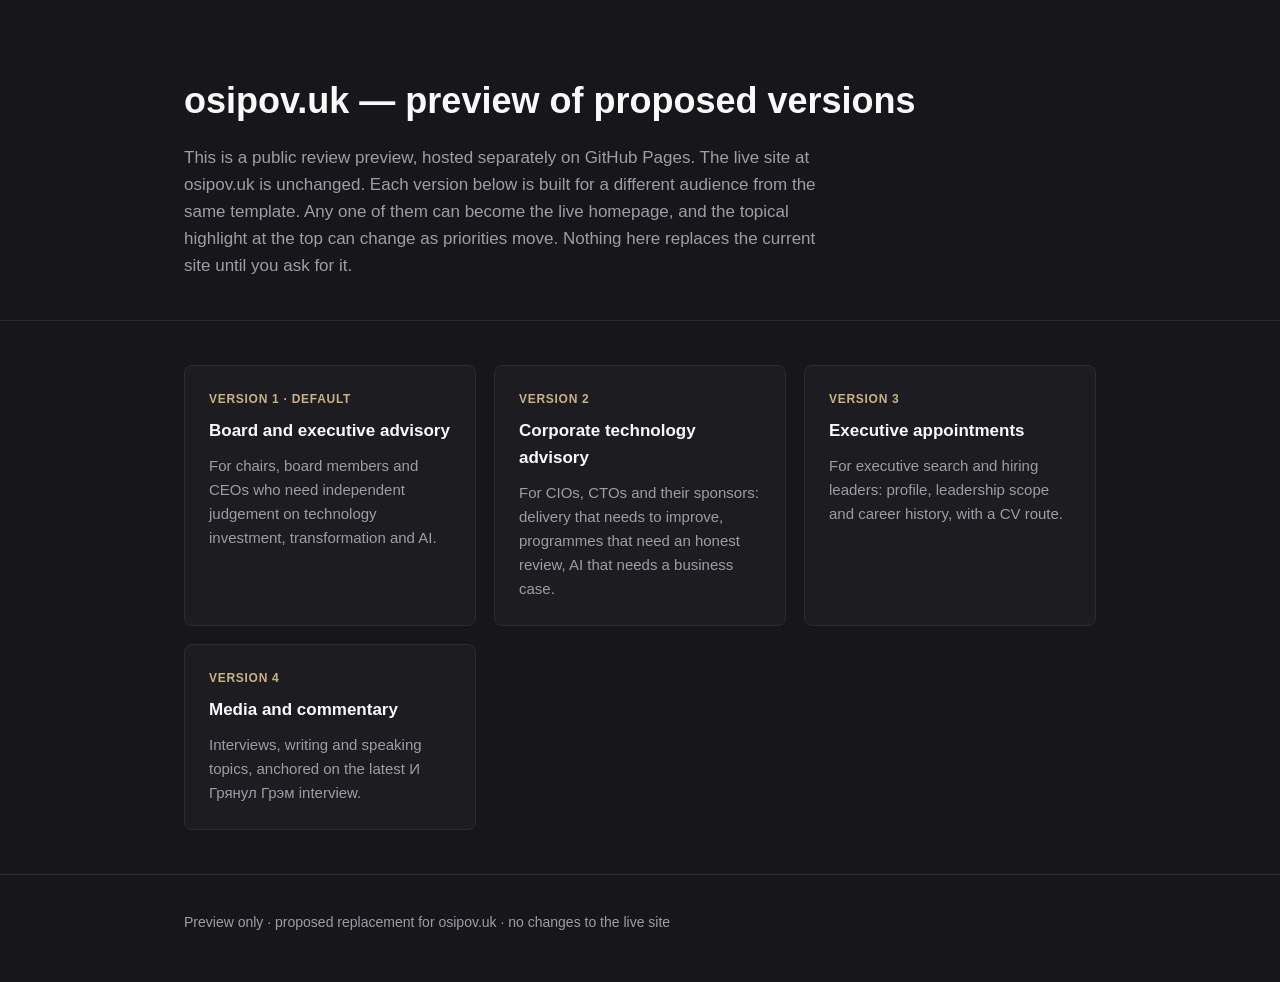
<file: index.html>
<!DOCTYPE html>
<html lang="en">
<head>
<meta charset="utf-8">
<meta name="viewport" content="width=device-width, initial-scale=1">
<title>Igor Osipov — site preview</title>
<meta name="description" content="Preview of proposed new versions of osipov.uk. The live site is unchanged.">
<meta name="robots" content="noindex">
<link rel="stylesheet" href="styles.css">
</head>
<body>
<div class="hub-hero">
  <div class="wrap">
    <h1>osipov.uk — preview of proposed versions</h1>
    <p>This is a public review preview, hosted separately on GitHub Pages. The live site at osipov.uk is unchanged.
    Each version below is built for a different audience from the same template.
    Any one of them can become the live homepage, and the topical highlight at the top can change as priorities move.
    Nothing here replaces the current site until you ask for it.</p>
  </div>
</div>
<section>
  <div class="wrap">
    <div class="grid">
      <a class="card version-card" href="advisory/">
        <p class="live">Version 1 · default</p>
        <h3>Board and executive advisory</h3>
        <p>For chairs, board members and CEOs who need independent judgement on technology investment, transformation and AI.</p>
      </a>
      <a class="card version-card" href="corporate/">
        <p class="live">Version 2</p>
        <h3>Corporate technology advisory</h3>
        <p>For CIOs, CTOs and their sponsors: delivery that needs to improve, programmes that need an honest review, AI that needs a business case.</p>
      </a>
      <a class="card version-card" href="executive/">
        <p class="live">Version 3</p>
        <h3>Executive appointments</h3>
        <p>For executive search and hiring leaders: profile, leadership scope and career history, with a CV route.</p>
      </a>
      <a class="card version-card" href="media/">
        <p class="live">Version 4</p>
        <h3>Media and commentary</h3>
        <p>Interviews, writing and speaking topics, anchored on the latest И Грянул Грэм interview.</p>
      </a>
    </div>
  </div>
</section>
<footer class="site">
  <div class="wrap">
    <p>Preview only · proposed replacement for osipov.uk · no changes to the live site</p>
  </div>
</footer>
</body>
</html>
</file>
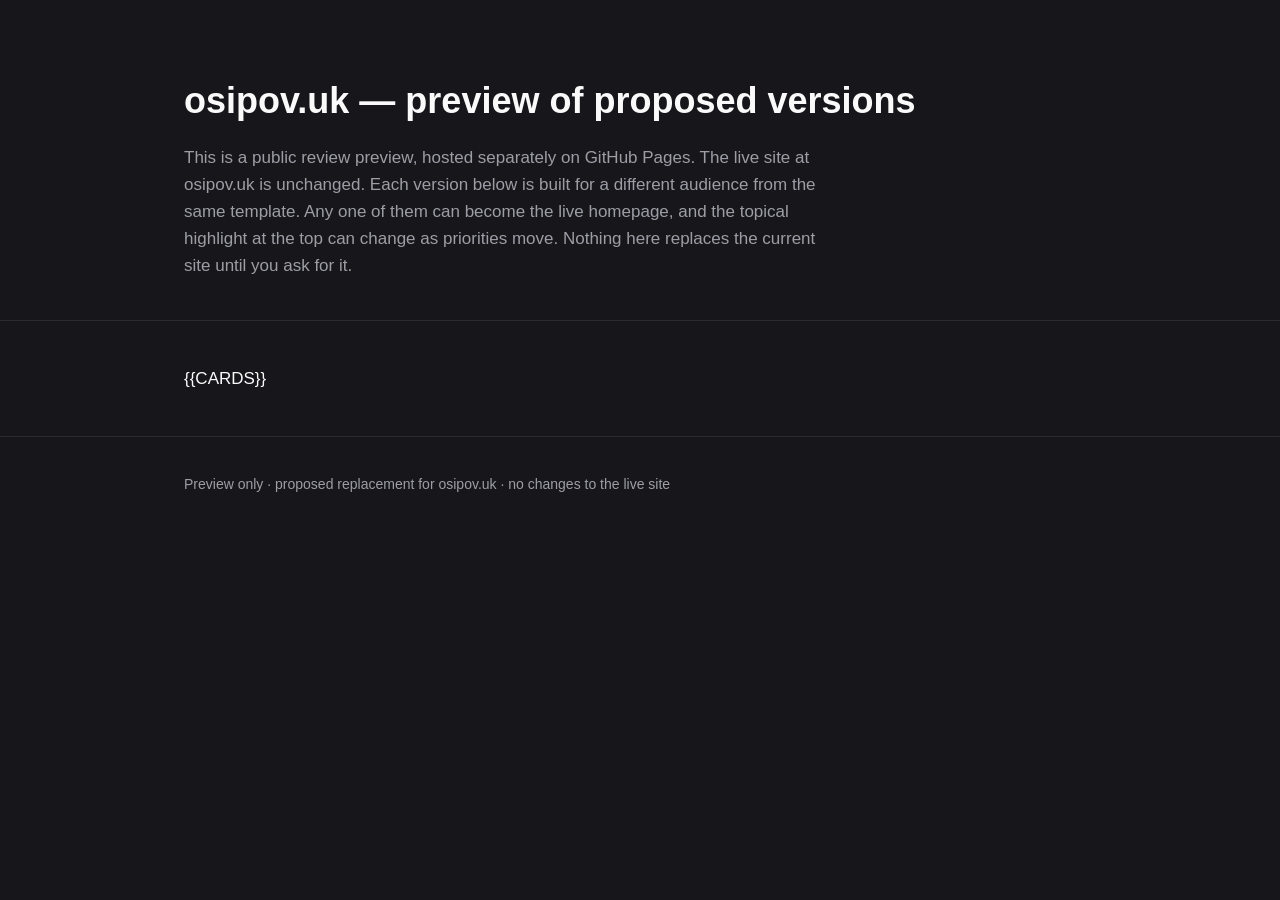
<file: hub-template.html>
<!DOCTYPE html>
<html lang="en">
<head>
<meta charset="utf-8">
<meta name="viewport" content="width=device-width, initial-scale=1">
<title>Igor Osipov — site preview</title>
<meta name="description" content="Preview of proposed new versions of osipov.uk. The live site is unchanged.">
<meta name="robots" content="noindex">
<link rel="stylesheet" href="styles.css">
</head>
<body>
<div class="hub-hero">
  <div class="wrap">
    <h1>osipov.uk — preview of proposed versions</h1>
    <p>This is a public review preview, hosted separately on GitHub Pages. The live site at osipov.uk is unchanged.
    Each version below is built for a different audience from the same template.
    Any one of them can become the live homepage, and the topical highlight at the top can change as priorities move.
    Nothing here replaces the current site until you ask for it.</p>
  </div>
</div>
<section>
  <div class="wrap">
    <div class="grid">{{CARDS}}</div>
  </div>
</section>
<footer class="site">
  <div class="wrap">
    <p>Preview only · proposed replacement for osipov.uk · no changes to the live site</p>
  </div>
</footer>
</body>
</html>
</file>
<file: styles.css>
:root{
  --bg:#17171b;
  --card:#1c1c21;
  --border:#2b2b31;
  --fg:#fafafa;
  --muted:#9d9da6;
  --accent:#c9b385;
  --accent-dim:#a3936e;
  --radius:8px;
}
*{margin:0;padding:0;box-sizing:border-box}
html{scroll-behavior:smooth}
body{
  background:var(--bg);color:var(--fg);
  font-family:-apple-system,BlinkMacSystemFont,"Segoe UI",Roboto,Helvetica,Arial,sans-serif;
  line-height:1.6;font-size:17px;
  -webkit-font-smoothing:antialiased;
}
a{color:var(--accent);text-decoration:none}
a:hover{text-decoration:underline}
.wrap{max-width:960px;margin:0 auto;padding:0 24px}

/* topical highlight banner */
.highlight{
  border-bottom:1px solid var(--border);
  background:#1e1c16;
  font-size:14px;color:var(--muted);
  padding:10px 0;
}
.highlight .wrap{display:flex;gap:10px;align-items:baseline;justify-content:center;flex-wrap:wrap}
.highlight .tag{color:var(--accent);font-weight:600;letter-spacing:.04em;text-transform:uppercase;font-size:12px}

/* header */
header.site{
  border-bottom:1px solid var(--border);
  padding:18px 0;
  position:sticky;top:0;background:rgba(23,23,27,.92);backdrop-filter:blur(8px);z-index:10;
}
header.site .wrap{display:flex;align-items:center;justify-content:space-between;gap:16px;flex-wrap:wrap}
.brand{font-weight:700;font-size:18px;color:var(--fg)}
.brand span{color:var(--accent)}
nav.main{display:flex;gap:22px;flex-wrap:wrap}
nav.main a{color:var(--muted);font-size:15px}
nav.main a:hover{color:var(--fg);text-decoration:none}

/* hero */
.hero{padding:72px 0 56px;display:grid;grid-template-columns:1fr 280px;gap:48px;align-items:center}
.hero .kicker{color:var(--accent);font-size:14px;letter-spacing:.08em;text-transform:uppercase;font-weight:600;margin-bottom:14px}
.hero h1{font-size:44px;line-height:1.12;font-weight:700;letter-spacing:-.02em;margin-bottom:18px}
.hero p.lede{font-size:20px;color:var(--fg);margin-bottom:16px;max-width:600px}
.hero p.proof{color:var(--muted);font-size:16px;max-width:600px;margin-bottom:28px}
.portrait{width:100%;border-radius:var(--radius);border:1px solid var(--border);display:block}
.cta-row{display:flex;gap:14px;flex-wrap:wrap}
.btn{
  display:inline-block;padding:12px 22px;border-radius:var(--radius);
  font-size:15px;font-weight:600;border:1px solid var(--accent);
  color:#17171b;background:var(--accent);
}
.btn:hover{text-decoration:none;background:var(--accent-dim);border-color:var(--accent-dim)}
.btn.ghost{background:transparent;color:var(--fg);border-color:var(--border)}
.btn.ghost:hover{border-color:var(--accent);color:var(--accent)}

/* sections */
section{padding:44px 0;border-top:1px solid var(--border)}
section h2{font-size:28px;font-weight:700;letter-spacing:-.01em;margin-bottom:8px}
section .sub{color:var(--muted);margin-bottom:28px;max-width:640px}
.grid{display:grid;grid-template-columns:repeat(auto-fit,minmax(260px,1fr));gap:18px}
.card{
  background:var(--card);border:1px solid var(--border);border-radius:var(--radius);
  padding:24px;
}
.card h3{font-size:17px;font-weight:600;margin-bottom:10px;color:var(--fg)}
.card p{color:var(--muted);font-size:15px}
.card p.role-line{color:var(--accent);font-size:13px;text-transform:uppercase;letter-spacing:.06em;margin-bottom:6px;font-weight:600}

ul.tight{list-style:none}
ul.tight li{padding:10px 0;border-bottom:1px solid var(--border);color:var(--muted);font-size:15px}
ul.tight li:last-child{border-bottom:none}
ul.tight li b{color:var(--fg);font-weight:600}

/* writing / interviews */
.item{padding:18px 0;border-bottom:1px solid var(--border)}
.item:last-child{border-bottom:none}
.item .meta{color:var(--muted);font-size:13px;margin-bottom:4px}
.item a.title{font-size:17px;font-weight:600;color:var(--fg)}
.item a.title:hover{color:var(--accent);text-decoration:none}
.item p{color:var(--muted);font-size:15px;margin-top:6px}
.video{
  position:relative;padding-bottom:56.25%;height:0;overflow:hidden;border-radius:var(--radius);border:1px solid var(--border);
}
.video iframe{position:absolute;top:0;left:0;width:100%;height:100%;border:0}

/* contact */
.contact-box{text-align:center;padding:20px 0}
.contact-box p{color:var(--muted);max-width:560px;margin:0 auto 24px}
.contact-box .addr{color:var(--fg);font-size:18px}

/* footer */
footer.site{border-top:1px solid var(--border);padding:36px 0 48px;color:var(--muted);font-size:14px}
footer.site .cols{display:flex;justify-content:space-between;gap:24px;flex-wrap:wrap;margin-bottom:20px}
footer.site h4{color:var(--fg);font-size:13px;text-transform:uppercase;letter-spacing:.06em;margin-bottom:10px}
footer.site ul{list-style:none}
footer.site li{margin-bottom:6px}
footer.site a{color:var(--muted)}
footer.site a:hover{color:var(--fg)}
.version-switch{border-top:1px solid var(--border);padding-top:16px;font-size:13px}
.version-switch b{color:var(--fg);font-weight:600}

/* hub page */
.hub-hero{padding:72px 0 40px}
.hub-hero h1{font-size:36px;margin-bottom:14px}
.hub-hero p{color:var(--muted);max-width:640px;font-size:17px}
.version-card{display:block}
.version-card:hover{border-color:var(--accent);text-decoration:none}
.version-card .live{color:var(--accent);font-size:12px;text-transform:uppercase;letter-spacing:.06em;font-weight:600;margin-bottom:8px}

@media(max-width:720px){
  .hero{grid-template-columns:1fr;padding:48px 0 40px;gap:32px}
  .hero h1{font-size:34px}
  .portrait{max-width:260px}
}

section[id]{scroll-margin-top:84px}
</file>
